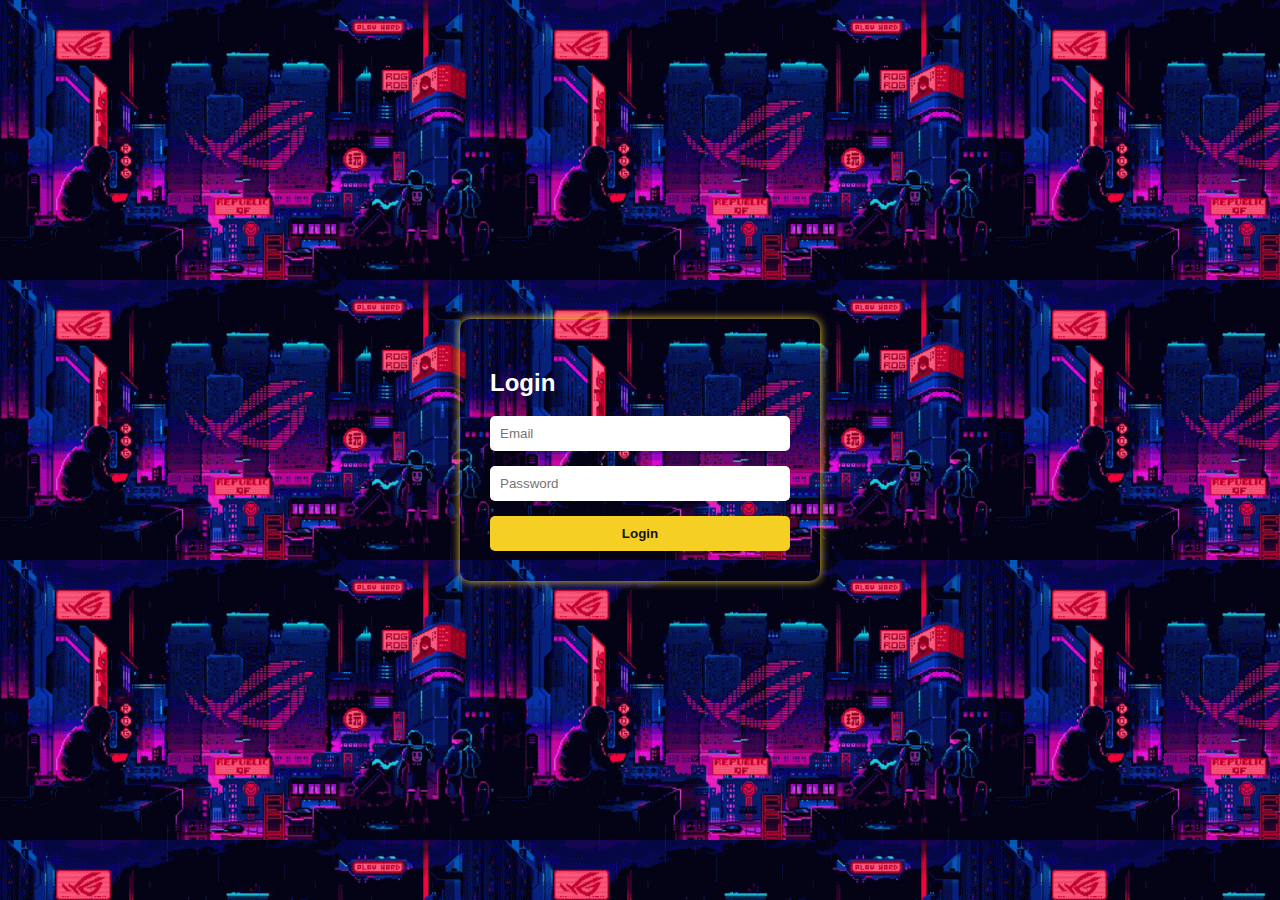
<file: index.html>
<!DOCTYPE html>
<html lang="en">
<head>
    <meta charset="UTF-8">
    <title>Login</title>
</head>
<body>
    <link rel="stylesheet" href="style.css">
    <div class="form-container">
    <h2>Login</h2>
    <form id="loginForm">
        <input type="email" id="email" placeholder="Email" required />
        <input type="password" id="password" placeholder="Password" required />
        <button type="submit"onclick ="window.location.href='main.html'">Login</button>
    </form>
</div>
    <script src="login.js"></script>
</body>
</html>
</file>
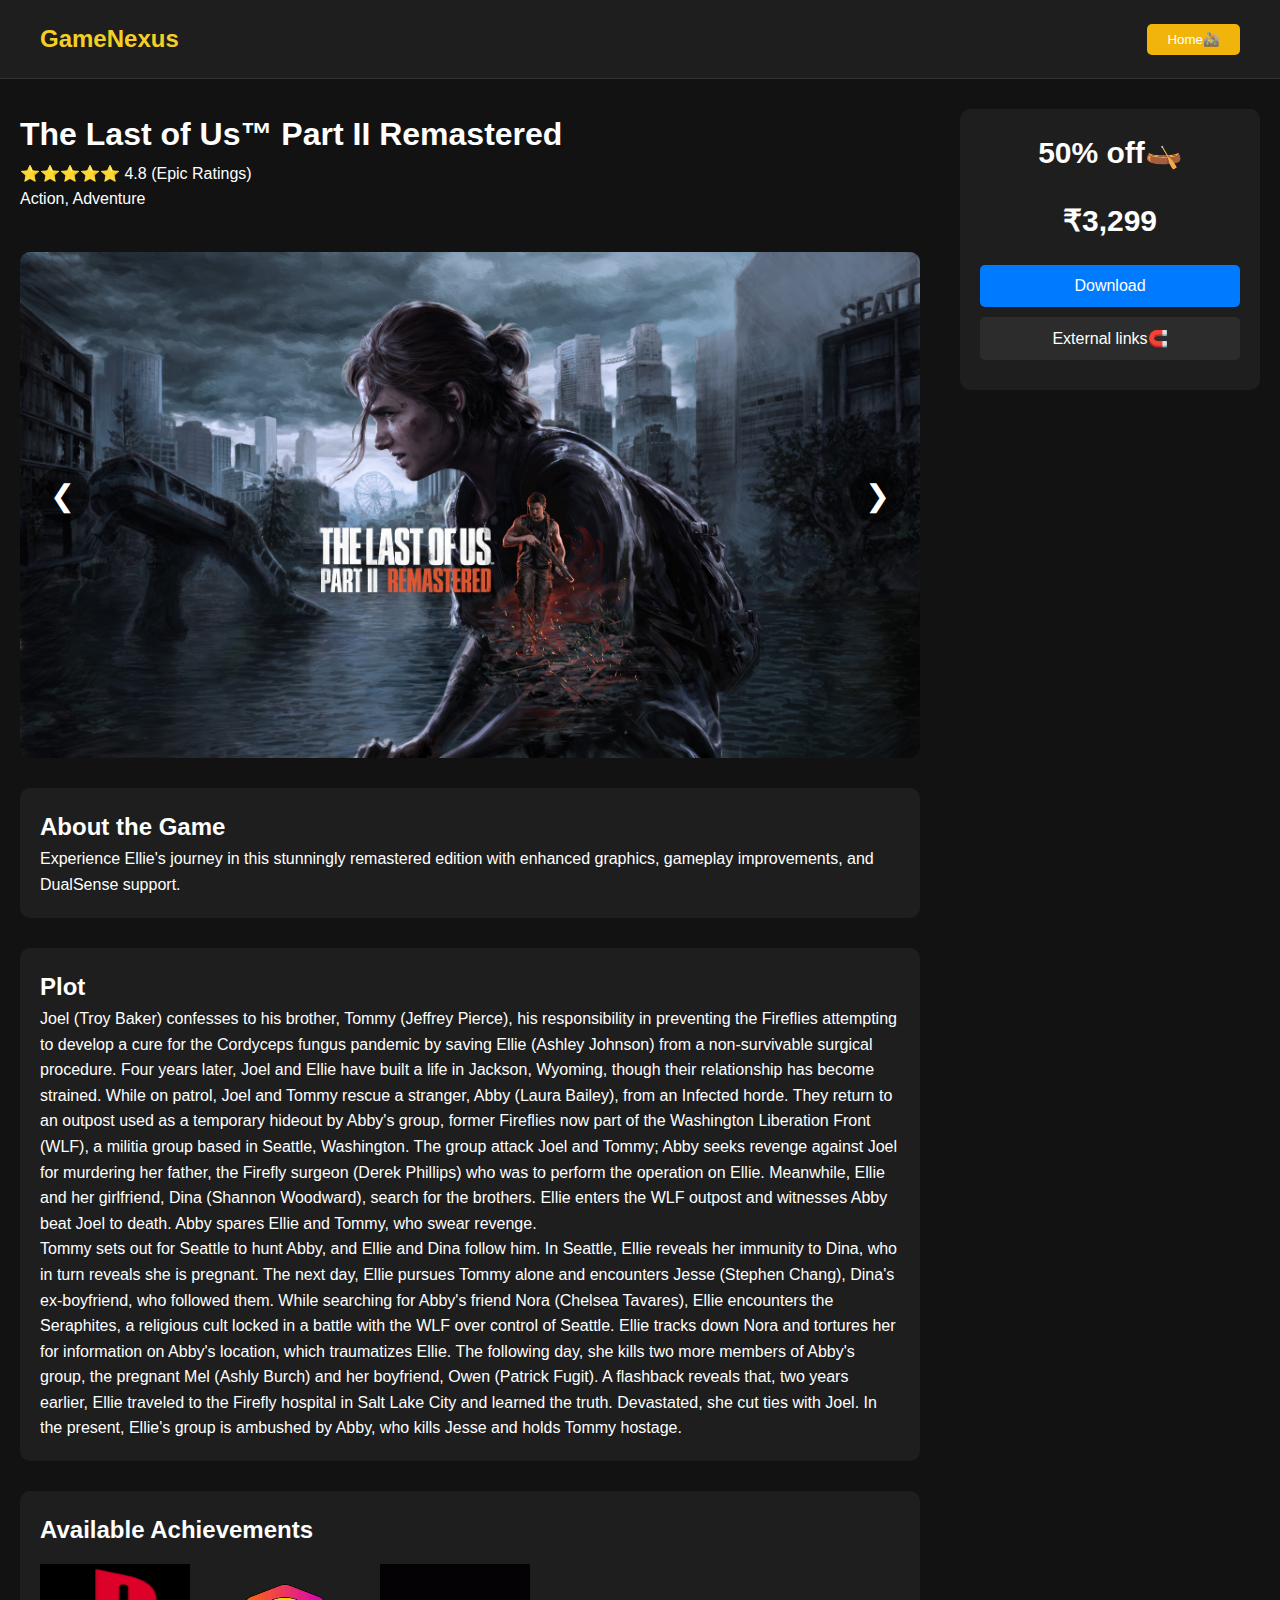
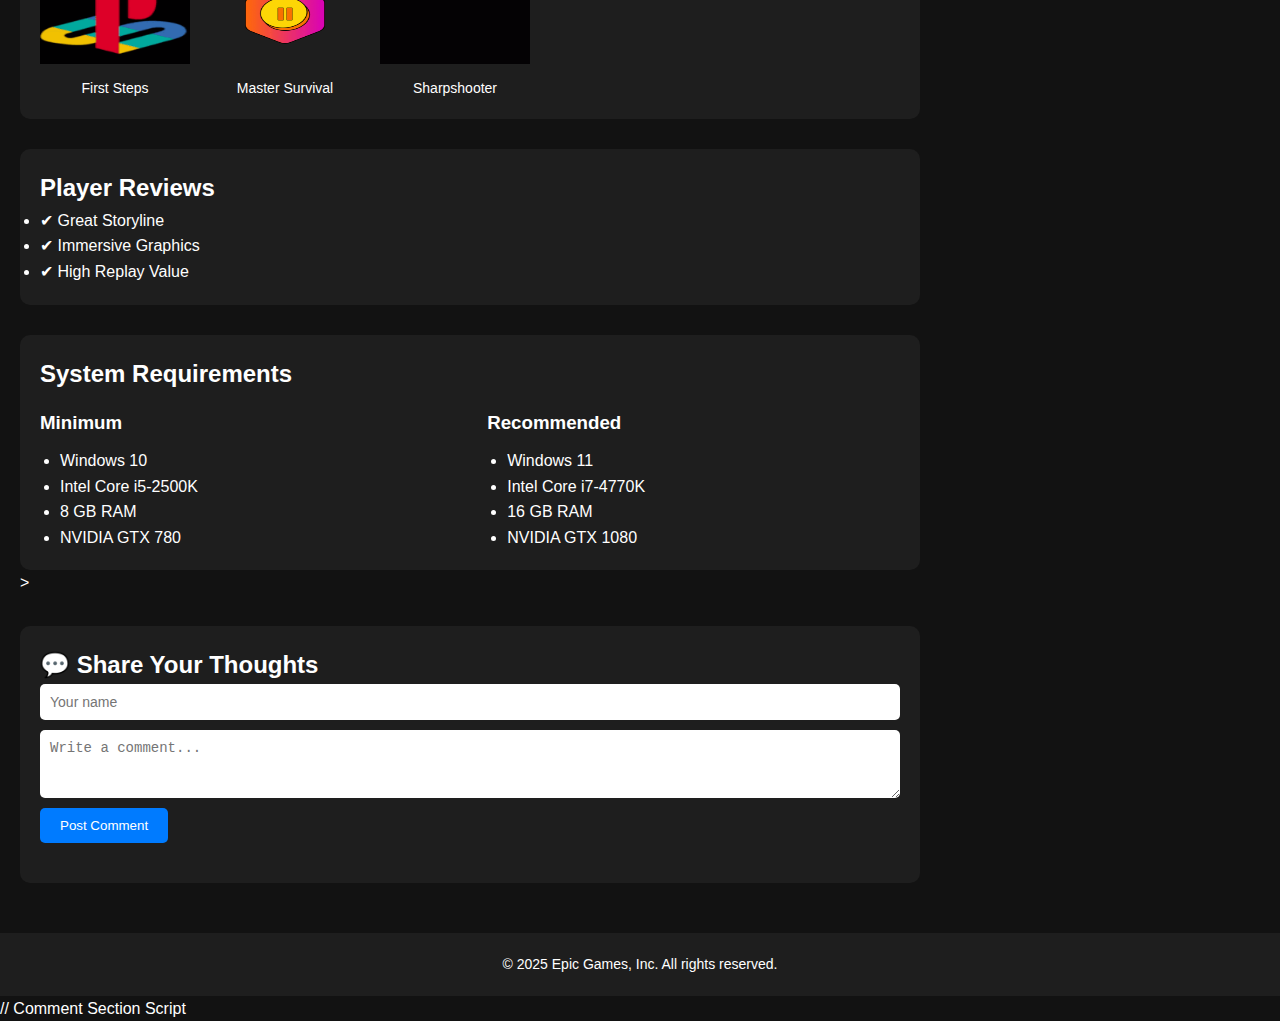
<file: download.html>
<!DOCTYPE html>
<html lang="en">
<head>
  <meta charset="UTF-8">
  <meta name="viewport" content="width=device-width, initial-scale=1">
  <title>The Last of Us Part II Remastered</title>
  <link rel="stylesheet" href="css.css">
</head>
<body>

<header class="header">
  <div class="logo"> GameNexus</div>
  <!--saved  <div class="search-login">
    <input type="text" placeholder="Search games...">--->
    <button class="login-button" "onclick ="window.location.href='main.html'">Home🚵🏼</button>
  </div>
</header>

<main class="container">
  <div class="left-section">
    <h1>The Last of Us™ Part II Remastered</h1>
    <p class="rating">⭐⭐⭐⭐⭐ 4.8 (Epic Ratings)</p>
    <p class="category">Action, Adventure</p>

    <div class="game-media">
        <div class="slider">
          <div class="slides">
            <img src="the-last-of-us-part-2-remastered-ellie-uhd-4k-wallpaper.jpg" class="slide" alt="Game Slide 1">
            <img src="giphy.gif" class="slide" alt="Game Slide 2">
            <img src="giphy 2.gif" class="slide" alt="Game Slide 3">
          </div>
          <button class="nav prev" onclick="moveSlide(-1)">&#10094;</button>
          <button class="nav next" onclick="moveSlide(1)">&#10095;</button>
        </div>
      </div>
      
    <section class="description">
      <h2>About the Game</h2>
      <p>Experience Ellie's journey in this stunningly remastered edition with enhanced graphics, gameplay improvements, and DualSense support.</p>
    </section>
    <section class="description">
        <h2>Plot</h2>
        <p>Joel (Troy Baker) confesses to his brother, Tommy (Jeffrey Pierce), his responsibility in preventing the Fireflies attempting to develop a cure for the Cordyceps fungus pandemic by saving Ellie (Ashley Johnson) from a non-survivable surgical procedure. Four years later, Joel and Ellie have built a life in Jackson, Wyoming, though their relationship has become strained. While on patrol, Joel and Tommy rescue a stranger, 
            Abby (Laura Bailey), from an Infected horde. They return to an outpost used as a temporary hideout by Abby's group, former Fireflies now part of the Washington Liberation Front (WLF), a militia group based in Seattle, Washington. The group attack Joel and Tommy; Abby seeks revenge against Joel for murdering her father, the Firefly surgeon (Derek Phillips) who was to perform the operation on Ellie. Meanwhile, Ellie and 
            her girlfriend, Dina (Shannon Woodward), search for the brothers. Ellie enters the WLF outpost and witnesses
             Abby beat Joel to death. Abby spares Ellie and Tommy, who swear revenge.
      <br>
            Tommy sets out for Seattle to hunt Abby, and Ellie and Dina follow him. In Seattle, Ellie reveals her immunity to Dina, who in turn reveals she is pregnant. The next day, Ellie pursues Tommy alone and encounters Jesse (Stephen Chang), Dina's ex-boyfriend, who followed them. While searching for Abby's friend Nora (Chelsea Tavares), Ellie encounters the Seraphites, a religious cult locked in a battle with the WLF over
             control of Seattle. Ellie tracks down Nora and tortures her for information on Abby's location, which traumatizes Ellie. The following day, she kills two more members of Abby's group, the pregnant Mel (Ashly Burch) and her boyfriend, Owen (Patrick Fugit). A flashback reveals that, two years earlier, Ellie traveled to the Firefly hospital in Salt Lake City and learned the truth. Devastated, she cut ties with Joel. In the present, Ellie's group is ambushed by Abby, who kills Jesse and holds Tommy hostage.</p>
      </section>
  
    <section class="achievements">
      <h2>Available Achievements</h2>
      <div class="achievement-list">
        <div class="achievement">
          <img src="playstation ach.gif" alt="First Steps">
          <p>First Steps</p>
        </div>
        <div class="achievement">
          <img src="achivement 2.gif" alt="Master Survival">
          <p>Master Survival</p>
        </div>
        <div class="achievement">
          <img src="achive 3.gif" alt="Sharpshooter">
          <p>Sharpshooter</p>
        </div>
      </div>
    </section>

    <section class="ratings">
      <h2>Player Reviews</h2>
      <ul>
        <li>✔ Great Storyline</li>
        <li>✔ Immersive Graphics</li>
        <li>✔ High Replay Value</li>
      </ul>
    </section>

    <section class="requirements">
      <h2>System Requirements</h2>
      <div class="requirements-box">
        <div class="minimum">
          <h3>Minimum</h3>
          <ul>
            <li>Windows 10</li>
            <li>Intel Core i5-2500K</li>
            <li>8 GB RAM</li>
            <li>NVIDIA GTX 780</li>
          </ul>
        </div>
        <div class="recommended">
          <h3>Recommended</h3>
          <ul>
            <li>Windows 11</li>
            <li>Intel Core i7-4770K</li>
            <li>16 GB RAM</li>
            <li>NVIDIA GTX 1080</li>
          </ul>
        </div>
      </div>
    </section>
  <!---comment section--->>
    <section class="comment-section">
      <h2>💬 Share Your Thoughts</h2>
      <div class="comment-inputs">
        <input type="text" id="usernameInput" placeholder="Your name" />
        <textarea id="commentInput" rows="3" placeholder="Write a comment..."></textarea>
        <button onclick="submitComment()">Post Comment</button>
      </div>
      <div id="commentsList"></div>
    </section>
    



<!---comment end -->

  </div>

  <aside class="right-section">
    <div class="purchase-box">
     <h2>50% off🛶</h2>
        <h2>₹3,299</h2>
      <button class="Download">Download</button>
      <button class="links">External links🧲</button>
    </div>
  </aside>
</main>

<footer class="footer">
  <p>© 2025 Epic Games, Inc. All rights reserved.</p>
</footer>

     <script>
  // Your existing slider script...
  let slideIndex = 0;
  
  function moveSlide(step) {
    const slides = document.querySelector('.slides');
    const totalSlides = document.querySelectorAll('.slide').length;
  
    slideIndex = (slideIndex + step + totalSlides) % totalSlides;
    slides.style.transform = `translateX(-${slideIndex * 100}%)`;
  }
</script>
  // Comment Section Script
  <script>
    function getRandomColor() {
      const colors = ['#FF6B6B', '#6BCB77', '#4D96FF', '#FFD93D', '#FF9CEE', '#6B6BFF', '#00C9A7', '#FFA500'];
      return colors[Math.floor(Math.random() * colors.length)];
    }
  
    function submitComment() {
      const username = document.getElementById('usernameInput').value.trim();
      const commentText = document.getElementById('commentInput').value.trim();
  
      if (username && commentText) {
        const comment = {
          user: username,
          text: commentText,
          color: getRandomColor()
        };
        let comments = JSON.parse(localStorage.getItem('comments')) || [];
        comments.push(comment);
        localStorage.setItem('comments', JSON.stringify(comments));
  
        document.getElementById('usernameInput').value = '';
        document.getElementById('commentInput').value = '';
        displayComments();
      }
    }
  
    function deleteComment(index) {
      let comments = JSON.parse(localStorage.getItem('comments')) || [];
      comments.splice(index, 1);
      localStorage.setItem('comments', JSON.stringify(comments));
      displayComments();
    }
  
    function displayComments() {
      const commentsList = document.getElementById('commentsList');
      const comments = JSON.parse(localStorage.getItem('comments')) || [];
      commentsList.innerHTML = comments.map((c, i) => `
        <div class="comment-item">
          <div class="comment-avatar" style="background-color: ${c.color};">
            ${c.user.charAt(0).toUpperCase()}
          </div>
          <div class="comment-content">
            <div class="comment-user">${c.user}</div>
            <div class="comment-text">${c.text}</div>
            <button class="delete-button" onclick="deleteComment(${i})">Delete</button>
          </div>
        </div>
      `).join('');
    }
  
    window.onload = displayComments;
  </script>
  


  
    
</body>
</html>
</file>
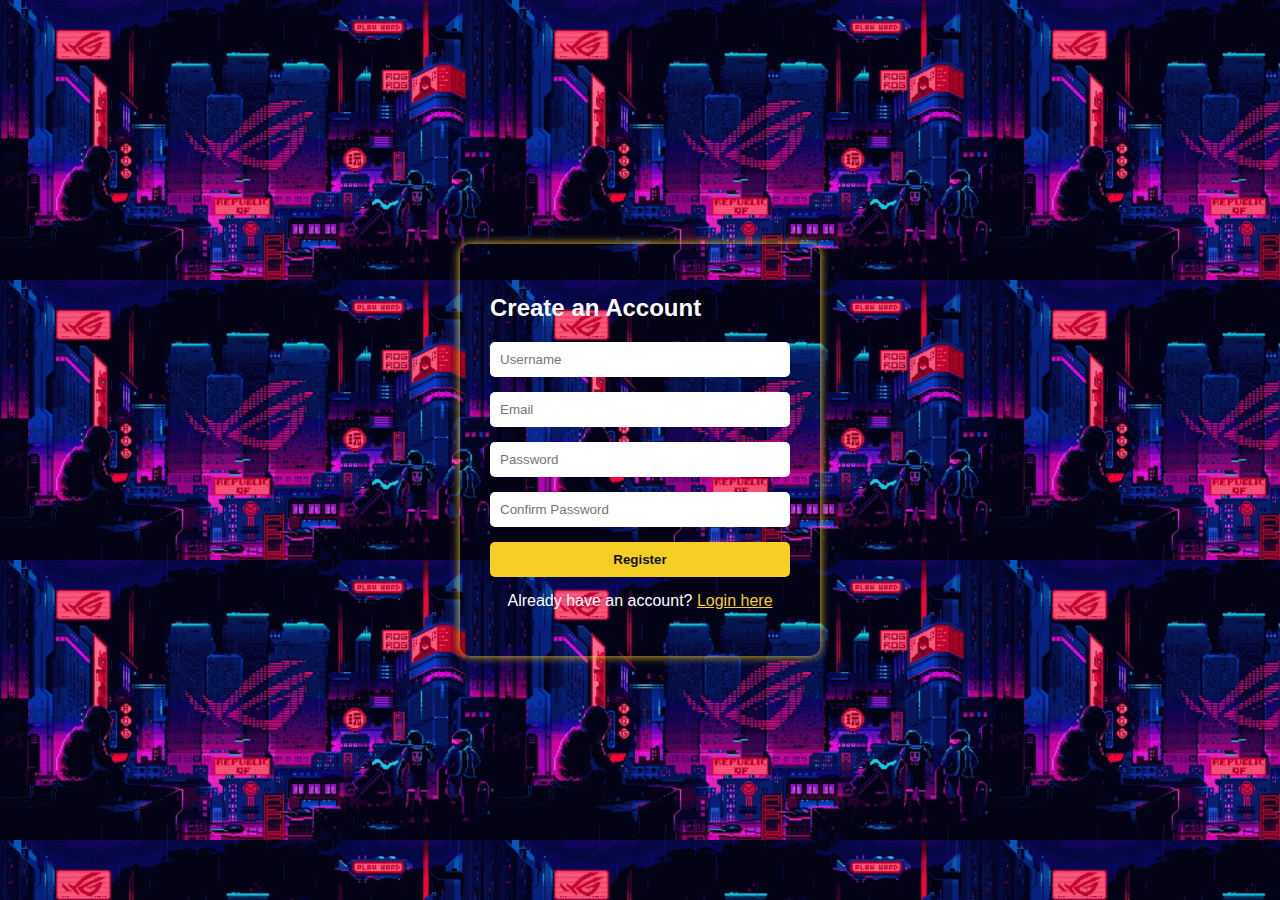
<file: register.html>
<!DOCTYPE html>
<html lang="en">
<head>
    <meta charset="UTF-8">
    <meta name="viewport" content="width=device-width, initial-scale=1.0">
    <title>Register</title>
    <link rel="stylesheet" href="style.css">
</head>
<body>

<div class="form-container">
    <h2>Create an Account</h2>
    <form id="registerForm">
        <input type="text" id="username" placeholder="Username" required>
        <input type="email" id="email" placeholder="Email" required>
        <input type="password" id="password" placeholder="Password" required>
        <input type="password" id="confirmPassword" placeholder="Confirm Password" required>
        <button type="submit">Register</button>
    </form>
    <p>Already have an account? <a href="login.html">Login here</a></p>
</div>

<script src="register.js"></script>
</body>
</html>
</file>
<file: style.css>
/* Basic styling for form */

body {
    background: #121212;
    font-family: 'Segoe UI', Tahoma, Geneva, Verdana, sans-serif;
    display: flex;
    justify-content: center;
    align-items: center;
    height: 100vh;
    color: #ffffff;
    margin: 0;
    background-image:url('japan-aesthetic.gif') ;
}

.form-container {
   /* background: #4b4242; */
    padding: 30px;
    border-radius: 10px;
    box-shadow: 0 0 10px #f5cf24;
    width: 300px;
}

form {
    display: flex;
    flex-direction: column;
}

input {
    margin-bottom: 15px;
    padding: 10px;
    border: none;
    border-radius: 5px;
}

button {
    padding: 10px;
    background-color: #f5cf24;
    color: #121212;
    border: none;
    border-radius: 5px;
    cursor: pointer;
    font-weight: bold;
}

button:hover {
    background-color: #d4b200;
}

p {
    text-align: center;
    margin-top: 15px;
}

a {
    color: #f5cf24;
}
</file>
<file: css.css>
/* RESET DEFAULTS */
* {
    margin: 0;
    padding: 0;
    box-sizing: border-box;
  }
  
  /* BODY */
  body {
    font-family: 'Segoe UI', Tahoma, Geneva, Verdana, sans-serif;
    background-color: #121212;
    color: #fff;
    line-height: 1.6;
  }
  
  /* HEADER */
  .header {
    display: flex;
    justify-content: space-between;
    align-items: center;
    padding: 20px 40px;
    background-color: #1e1e1e;
    border-bottom: 1px solid #333;
    color: #f5cf24;
  }
  
  .logo {
    font-size: 24px;
    font-weight: bold;
  }
  
  .search-login {
    display: flex;
    align-items: center;
  }
  
  .search-login input {
    padding: 8px 15px;
    margin-right: 10px;
    border: none;
    border-radius: 5px;
  }
  
  .login-button {
    background-color: #f1b40a;
    border: none;
    padding: 8px 20px;
    color: white;
    cursor: pointer;
    border-radius: 5px;
    transition: background 0.3s ease;
  }
  
  .login-button:hover {
    background-color: #8a7c73;
  }
  
  /* MAIN CONTAINER */
  .container {
    display: flex;
    max-width: 1300px;
    margin: 30px auto;
    gap: 40px;
    padding: 0 20px;
  }
  
  /* LEFT SECTION */
  .left-section {
    flex: 3;
  }
  
  /* RIGHT SECTION */
  .right-section {
    flex: 1;
    position: sticky;
    top: 100px;
  }
  
  /* PURCHASE BOX */
  .purchase-box {
    background-color: #1e1e1e;
    padding: 20px;
    border-radius: 10px;
    text-align: center;
  }
  
  .purchase-box h2 {
    font-size: 30px;
    margin-bottom: 20px;
  }
  .purchase-box :hover{
    transform: scale(1.02);

  }
  .Download, .links{
    width: 100%;
    padding: 12px 0;
    margin-bottom: 10px;
    border: none;
    font-size: 16px;
    border-radius: 5px;
    cursor: pointer;
    transition: background 0.3s ease;
  }
  
  .Download {
    background-color: #007bff;
    color: #fff;
  }
  
  .Download:hover {
    background-color: #0056b3;
  }
  
  .links {
    background-color: #2c2c2c;
    color: #fff;
  }
  
  .links:hover {
    background-color: #404040;
  }
  
  /* GAME MEDIA */
  .game-media img {
    width: 100%;
    height: auto;
    border-radius: 10px;
    margin-top: 20px;
    transition: transform 0.3s ease;
  }
  
  .game-media img:hover {
    transform: scale(1.02);
  }
  
  /* DESCRIPTION */
  .description, .achievements, .ratings, .requirements {
    background-color: #1e1e1e;
    padding: 20px;
    margin-top: 30px;
    border-radius: 10px;
  }
  .description :hover{
    transform: scale(1.02);
  }
  .achievements :hover{
    transform: scale(1.02);
  }
  .requirements :hover{
    transform: scale(1.02);
  }
  .ratings :hover{
    transform: scale(1.02);

  }
  /* ACHIEVEMENTS */
  .achievement-list {
    display: flex;
    gap: 20px;
    margin-top: 15px;
  }
  
  .achievement img {
    width: 150px;
    height: 100px;
  }
  .achievement img :hover{


    transform: scale(1.02);

  }
  .achievement p {
    text-align: center;
    margin-top: 5px;
    font-size: 14px;
  }
  
  /* REQUIREMENTS */
  .requirements-box {
    display: flex;
    justify-content: space-between;
    margin-top: 15px;
  }
  
  .requirements-box div {
    width: 48%;
  }
  
  .requirements-box ul {
    list-style: disc;
    padding-left: 20px;
    margin-top: 10px;
  }
  
  /* FOOTER */
  .footer {
    text-align: center;
    padding: 20px;
    margin-top: 50px;
    font-size: 14px;
    background-color: #1e1e1e;
  }
  /* SLIDER */
.slider {
    position: relative;
    overflow: hidden;
    border-radius: 10px;
    margin-top: 20px;
  }

  .slides {
    display: flex;
    transition: transform 0.5s ease-in-out;
    width: 100%;
  }
  
  .slide {
    width: 100%;
    flex-shrink: 0;
  }
  
  /* Navigation buttons */
  .nav {
    position: absolute;
    top: 50%;
    transform: translateY(-50%);
    font-size: 30px;
    color: white;
    background-color: rgba(0, 0, 0, 0.5);
    border: none;
    padding: 10px 15px;
    cursor: pointer;
    border-radius: 50%;
    user-select: none;
  }
  
  .prev {
    left: 15px;
  }
  
  .next {
    right: 15px;
  }
  
  .nav:hover {
    background-color: rgba(0, 0, 0, 0.8);
  }
  /*comment box*/
  /* COMMENT SECTION */
  .comment-section {
    background-color: #1e1e1e;
    padding: 20px;
    margin-top: 30px;
    border-radius: 10px;
  }
  
  .comment-inputs {
    display: flex;
    flex-direction: column;
    gap: 10px;
    margin-bottom: 20px;
  }
  
  .comment-inputs input,
  .comment-inputs textarea {
    padding: 10px;
    border-radius: 5px;
    border: none;
    font-size: 14px;
  }
  
  .comment-inputs button {
    align-self: flex-start;
    padding: 10px 20px;
    background-color: #007bff;
    border: none;
    color: white;
    border-radius: 5px;
    cursor: pointer;
    transition: background 0.3s ease;
  }
  
  .comment-inputs button:hover {
    background-color: #0056b3;
  }
  
  .comment-item {
    display: flex;
    align-items: flex-start;
    margin-bottom: 15px;
    background-color: #2c2c2c;
    padding: 10px;
    border-radius: 8px;
  }
  
  .comment-avatar {
    width: 40px;
    height: 40px;
    border-radius: 50%;
    background-color: #555;
    display: flex;
    align-items: center;
    justify-content: center;
    font-weight: bold;
    font-size: 18px;
    color: white;
    margin-right: 15px;
    text-transform: uppercase;
  }
  
  .comment-content {
    flex: 1;
  }
  
  .comment-user {
    font-weight: bold;
    margin-bottom: 5px;
  }
  
  .comment-text {
    line-height: 1.4;
    margin-bottom: 5px;
  }
  
  .delete-button {
    background-color: #dc3545;
    border: none;
    padding: 5px 10px;
    color: white;
    cursor: pointer;
    border-radius: 5px;
    font-size: 12px;
    transition: background 0.3s ease;
  }
  
  .delete-button:hover {
    background-color: #c82333;
  }
  
/* delete button css*/
.delete-button {
  background-color: #dc3545;
  border: none;
  padding: 5px 10px;
  color: white;
  cursor: pointer;
  border-radius: 5px;
  float: right;
  font-size: 12px;
  transition: background 0.3s ease;
  margin-left: 10px;
}
.delete-button:hover {
  background-color: #c82333;
}
/**/
</file>
